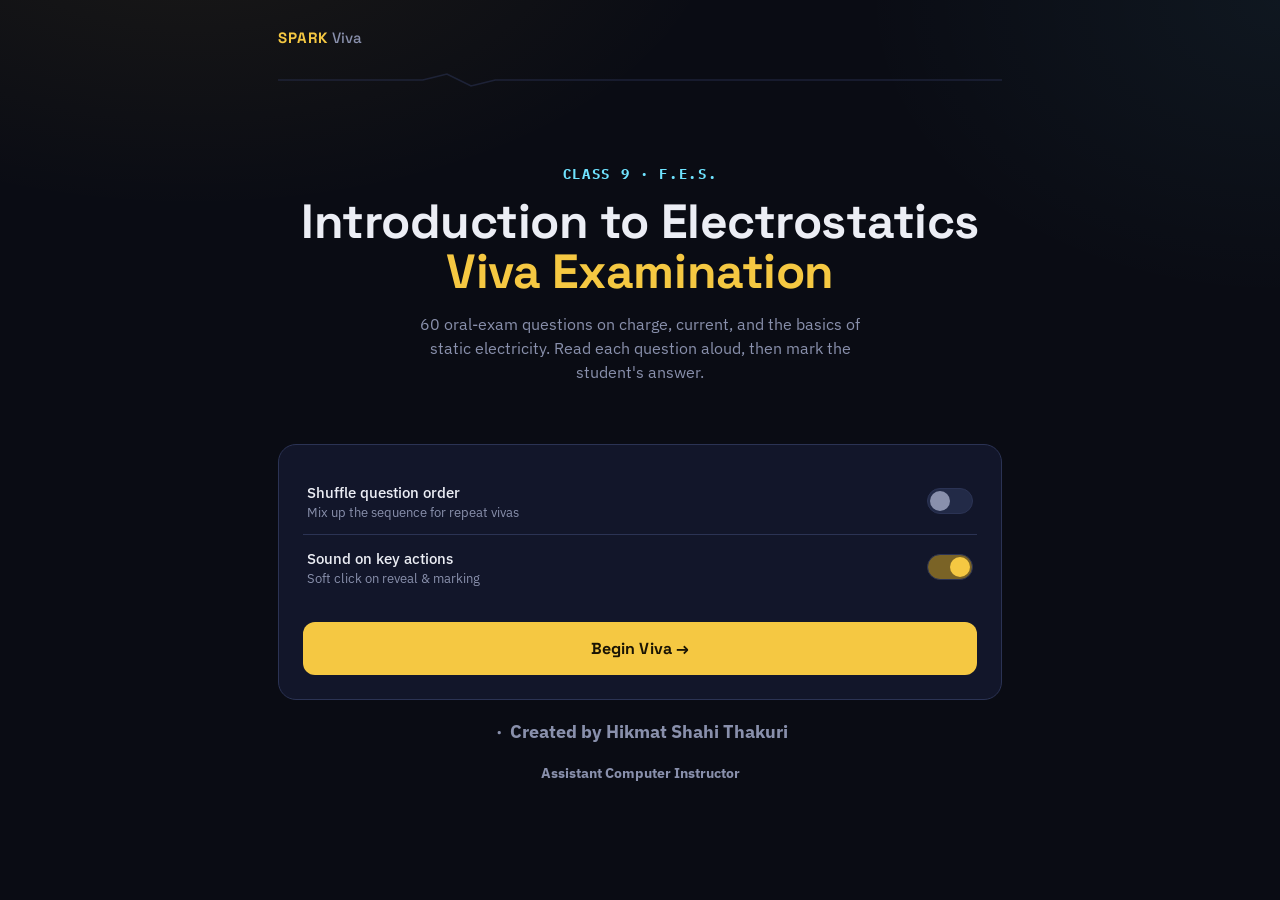
<file: file/FES quiz.html>
<!DOCTYPE html>
<html lang="en">
<head>
<meta charset="UTF-8">
<meta name="viewport" content="width=device-width, initial-scale=1.0, maximum-scale=1, user-scalable=no">
<title>Electrostatics Viva — Class 9</title>
<link rel="preconnect" href="https://fonts.googleapis.com">
<link href="https://fonts.googleapis.com/css2?family=Space+Grotesk:wght@500;600;700&family=IBM+Plex+Sans:wght@400;500;600&family=IBM+Plex+Mono:wght@500;600&display=swap" rel="stylesheet">
<style>
  :root{
    --void:#0A0C14;
    --surface:#12162A;
    --surface-2:#1A2038;
    --surface-3:#222A47;
    --line:#2B3354;
    --spark:#F5C842;
    --spark-dim:#7A6326;
    --arc:#6FE3FF;
    --text:#ECEEF5;
    --muted:#8990AC;
    --good:#5CDB95;
    --good-dim:#1F4A3A;
    --bad:#FF6B6B;
    --bad-dim:#4A2424;
  }
  *{box-sizing:border-box;}
  html,body{margin:0;padding:0;}
  body{
    background:
      radial-gradient(ellipse 900px 500px at 15% -10%, rgba(245,200,66,0.07), transparent 60%),
      radial-gradient(ellipse 700px 500px at 100% 0%, rgba(111,227,255,0.05), transparent 60%),
      var(--void);
    color:var(--text);
    font-family:'IBM Plex Sans', sans-serif;
    min-height:100vh;
    -webkit-font-smoothing:antialiased;
  }
  .wrap{
    max-width:760px;
    margin:0 auto;
    padding:28px 18px 60px;
  }
  .top{
    display:flex;
    align-items:baseline;
    justify-content:space-between;
    margin-bottom:22px;
    gap:12px;
  }
  .brand{
    font-family:'Space Grotesk', sans-serif;
    font-weight:700;
    font-size:15px;
    letter-spacing:0.06em;
    text-transform:uppercase;
    color:var(--spark);
  }
  .brand span{color:var(--muted); font-weight:500; text-transform:none; letter-spacing:0;}
  .meter{
    font-family:'IBM Plex Mono', monospace;
    font-size:13px;
    color:var(--muted);
    text-align:right;
  }
  .meter b{color:var(--text); font-weight:600;}

  /* divider bolt */
  .bolt-rule{ width:100%; height:14px; margin:4px 0 22px; opacity:0.55; }

  /* ---------- screens ---------- */
  .screen{display:none;}
  .screen.active{display:block;}

  /* START SCREEN */
  .hero{
    text-align:center;
    padding:38px 14px 30px;
  }
  .hero .eyebrow{
    font-family:'IBM Plex Mono', monospace;
    font-size:12px;
    letter-spacing:0.14em;
    text-transform:uppercase;
    color:var(--arc);
    margin-bottom:14px;
  }
  .hero h1{
    font-family:'Space Grotesk', sans-serif;
    font-weight:700;
    font-size:clamp(32px, 7vw, 48px);
    line-height:1.05;
    margin:0 0 14px;
    letter-spacing:-0.01em;
  }
  .hero h1 em{
    font-style:normal;
    color:var(--spark);
  }
  .hero p{
    color:var(--muted);
    font-size:15.5px;
    max-width:440px;
    margin:0 auto;
    line-height:1.55;
  }
  .start-panel{
    background:var(--surface);
    border:1px solid var(--line);
    border-radius:18px;
    padding:24px;
    margin-top:30px;
  }
  .opt-row{
    display:flex;
    align-items:center;
    justify-content:space-between;
    padding:14px 4px;
    border-bottom:1px solid var(--line);
  }
  .opt-row:last-of-type{border-bottom:none;}
  .opt-row .label{font-size:14.5px; font-weight:500;}
  .opt-row .sub{font-size:12.5px; color:var(--muted); margin-top:2px;}
  .toggle{
    width:46px; height:26px;
    background:var(--surface-3);
    border-radius:14px;
    position:relative;
    cursor:pointer;
    border:1px solid var(--line);
    flex-shrink:0;
    transition:background 0.2s;
  }
  .toggle.on{background:var(--spark-dim);}
  .toggle::after{
    content:'';
    position:absolute;
    top:2px; left:2px;
    width:20px; height:20px;
    background:var(--muted);
    border-radius:50%;
    transition:transform 0.2s, background 0.2s;
  }
  .toggle.on::after{transform:translateX(20px); background:var(--spark);}

  .btn-primary{
    width:100%;
    margin-top:22px;
    padding:16px;
    background:var(--spark);
    color:#1A1404;
    border:none;
    border-radius:12px;
    font-family:'Space Grotesk', sans-serif;
    font-weight:700;
    font-size:16px;
    letter-spacing:0.01em;
    cursor:pointer;
    transition:transform 0.12s, box-shadow 0.12s;
    box-shadow:0 0 0 0 rgba(245,200,66,0);
  }
  .btn-primary:active{transform:scale(0.985);}
  .btn-primary:hover{box-shadow:0 6px 24px rgba(245,200,66,0.18);}

  .credit{
    text-align:center;
    color:var(--muted);
    font-size:12px;
    margin-top:18px;
    line-height:1.6;
  }

  /* RAIL */
  .rail-panel{
    background:var(--surface);
    border:1px solid var(--line);
    border-radius:14px;
    padding:14px 16px;
    margin-bottom:18px;
  }
  .rail-head{
    display:flex;
    justify-content:space-between;
    align-items:center;
    margin-bottom:10px;
  }
  .rail-head .t{
    font-family:'IBM Plex Mono', monospace;
    font-size:11px;
    letter-spacing:0.1em;
    text-transform:uppercase;
    color:var(--muted);
  }
  .rail{
    display:grid;
    grid-template-columns:repeat(20, 1fr);
    gap:5px;
  }
  .node{
    aspect-ratio:1;
    border-radius:3px;
    background:var(--surface-3);
    border:1px solid var(--line);
    transition:background 0.25s, box-shadow 0.25s, border-color 0.25s;
  }
  .node.current{
    border-color:var(--arc);
    box-shadow:0 0 0 2px rgba(111,227,255,0.18);
  }
  .node.correct{background:var(--spark); border-color:var(--spark); box-shadow:0 0 8px rgba(245,200,66,0.5);}
  .node.wrong{background:var(--bad-dim); border-color:var(--bad);}

  /* QUESTION CARD */
  .qcard{
    background:var(--surface);
    border:1px solid var(--line);
    border-radius:18px;
    padding:26px 22px 22px;
  }
  .qnum{
    font-family:'IBM Plex Mono', monospace;
    color:var(--arc);
    font-size:13px;
    letter-spacing:0.08em;
    margin-bottom:10px;
  }
  .qtext{
    font-family:'Space Grotesk', sans-serif;
    font-weight:600;
    font-size:clamp(19px, 4.4vw, 23px);
    line-height:1.32;
    margin-bottom:22px;
  }
  .options{
    display:grid;
    grid-template-columns:1fr 1fr;
    gap:10px;
    margin-bottom:20px;
  }
  @media (max-width:480px){
    .options{grid-template-columns:1fr;}
  }
  .opt{
    display:flex;
    align-items:center;
    gap:10px;
    padding:14px 14px;
    background:var(--surface-2);
    border:1.5px solid var(--line);
    border-radius:12px;
    font-size:14.5px;
    line-height:1.3;
    cursor:pointer;
    transition:border-color 0.2s, background 0.2s, box-shadow 0.2s, transform 0.1s;
  }
  .opt:active{transform:scale(0.985);}
  .opt .letter{
    font-family:'IBM Plex Mono', monospace;
    font-weight:600;
    font-size:13px;
    width:22px; height:22px;
    border-radius:6px;
    background:var(--surface-3);
    display:flex; align-items:center; justify-content:center;
    flex-shrink:0;
    color:var(--muted);
    transition:background 0.2s, color 0.2s;
  }

  /* tapped option turns out correct */
  .opt.pick-correct{
    border-color:var(--good);
    background:rgba(92,219,149,0.1);
    box-shadow:0 0 0 1px var(--good);
    animation:good-pulse 0.6s ease-out;
  }
  .opt.pick-correct .letter{background:var(--good); color:#06281B;}

  /* tapped option turns out wrong */
  .opt.pick-wrong{
    border-color:var(--bad);
    background:rgba(255,107,107,0.1);
    box-shadow:0 0 0 1px var(--bad);
    animation:bad-shake 0.4s ease-out;
  }
  .opt.pick-wrong .letter{background:var(--bad); color:#2B0A0A;}

  /* the actual correct answer, shown when student missed it */
  .opt.show-correct{
    border-color:var(--spark);
    background:rgba(245,200,66,0.08);
    box-shadow:0 0 0 1px var(--spark);
  }
  .opt.show-correct .letter{background:var(--spark); color:#1A1404;}

  .opt.dimmed{opacity:0.4;}
  .opt.locked{cursor:default;}

  @keyframes good-pulse{
    0%{box-shadow:0 0 0 0 rgba(92,219,149,0.55);}
    60%{box-shadow:0 0 0 12px rgba(92,219,149,0);}
    100%{box-shadow:0 0 0 0 rgba(92,219,149,0);}
  }
  @keyframes bad-shake{
    0%,100%{transform:translateX(0);}
    25%{transform:translateX(-4px);}
    50%{transform:translateX(4px);}
    75%{transform:translateX(-3px);}
  }

  /* feedback banner */
  .feedback{
    display:none;
    align-items:center;
    gap:10px;
    padding:14px 16px;
    border-radius:12px;
    font-family:'Space Grotesk', sans-serif;
    font-weight:600;
    font-size:15px;
    margin-bottom:16px;
    animation:banner-in 0.25s ease-out;
  }
  .feedback.show{display:flex;}
  .feedback .icon{font-size:20px;}
  .feedback.correct{
    background:var(--good-dim);
    border:1px solid var(--good);
    color:var(--good);
  }
  .feedback.wrong{
    background:var(--bad-dim);
    border:1px solid var(--bad);
    color:var(--bad);
  }
  .feedback .sub{
    display:block;
    font-weight:500;
    font-size:13px;
    color:var(--text);
    margin-top:2px;
  }
  @keyframes banner-in{
    from{opacity:0; transform:translateY(-6px);}
    to{opacity:1; transform:translateY(0);}
  }

  .divider{height:1px; background:var(--line); margin:4px 0 18px;}

  .controls{display:flex; flex-direction:column; gap:10px;}
  .row-2{display:grid; grid-template-columns:1fr 1fr; gap:10px;}

  .btn{
    padding:14px;
    border-radius:12px;
    border:1.5px solid var(--line);
    background:var(--surface-2);
    color:var(--text);
    font-family:'Space Grotesk', sans-serif;
    font-weight:600;
    font-size:14.5px;
    cursor:pointer;
    transition:transform 0.12s, border-color 0.15s, background 0.15s;
  }
  .btn:active{transform:scale(0.98);}
  .btn-next{background:var(--arc); border-color:var(--arc); color:#08222B;}
  .btn-ghost{background:transparent; color:var(--muted); border-color:var(--line); font-size:13px; padding:11px;}
  .btn[disabled]{opacity:0.4; cursor:not-allowed;}

  /* END SCREEN */
  .end-hero{text-align:center; padding:30px 10px 10px;}
  .end-hero .eyebrow{
    font-family:'IBM Plex Mono', monospace;
    font-size:12px; letter-spacing:0.14em; text-transform:uppercase; color:var(--arc); margin-bottom:14px;
  }
  .score-big{
    font-family:'IBM Plex Mono', monospace;
    font-weight:600;
    font-size:clamp(48px,14vw,72px);
    color:var(--spark);
    line-height:1;
    margin-bottom:6px;
  }
  .score-big span{font-size:0.4em; color:var(--muted);}
  .pct{color:var(--muted); font-size:15px; margin-bottom:30px;}
  .missed-panel{
    background:var(--surface);
    border:1px solid var(--line);
    border-radius:16px;
    padding:18px 20px;
    margin-bottom:18px;
    text-align:left;
  }
  .missed-panel h3{
    font-family:'Space Grotesk', sans-serif;
    font-size:14px;
    margin:0 0 12px;
    color:var(--bad);
  }
  .missed-item{
    font-size:13.5px;
    padding:9px 0;
    border-bottom:1px solid var(--line);
    color:var(--muted);
  }
  .missed-item:last-child{border-bottom:none;}
  .missed-item b{color:var(--text); font-weight:600;}
  .missed-item .ans{color:var(--good);}

  @media (max-width: 420px){
    .rail{grid-template-columns:repeat(12,1fr);}
  }
</style>
</head>
<body>
<div class="wrap">

  <div class="top">
    <div class="brand">Spark<span> Viva</span></div>
    <div class="meter" id="topMeter"></div>
  </div>

  <svg class="bolt-rule" viewBox="0 0 600 14" preserveAspectRatio="none">
    <polyline points="0,7 120,7 140,1 160,13 180,7 600,7" fill="none" stroke="#2B3354" stroke-width="1.5"/>
  </svg>

  <!-- START -->
  <section class="screen active" id="screen-start">
    <div class="hero">
      <div class="eyebrow"><h3>Class 9 · F.E.S.</h3></div>
      <h1>Introduction to Electrostatics<br><em>Viva Examination</em></h1>
      <p>60 oral-exam questions on charge, current, and the basics of static electricity. Read each question aloud, then mark the student's answer.</p>
    </div>

    <div class="start-panel">
      <div class="opt-row">
        <div>
          <div class="label">Shuffle question order</div>
          <div class="sub">Mix up the sequence for repeat vivas</div>
        </div>
        <div class="toggle" id="toggleShuffle"></div>
      </div>
      <div class="opt-row">
        <div>
          <div class="label">Sound on key actions</div>
          <div class="sub">Soft click on reveal &amp; marking</div>
        </div>
        <div class="toggle on" id="toggleSound"></div>
      </div>
      <button class="btn-primary" id="btnBegin">Begin Viva →</button>
    </div>

    <div class="credit"> <h2> &nbsp;·&nbsp; Created by Hikmat Shahi Thakuri</h2><h3>Assistant Computer Instructor</h3></div>
  </section>

  <!-- QUIZ -->
  <section class="screen" id="screen-quiz">
    <div class="rail-panel">
      <div class="rail-head">
        <div class="t">Charge Bank</div>
        <div class="t" id="railCount">0 / 60</div>
      </div>
      <div class="rail" id="rail"></div>
    </div>

    <div class="qcard">
      <div class="qnum" id="qnum">QUESTION 01 / 60</div>
      <div class="qtext" id="qtext"></div>

      <div class="feedback" id="feedback">
        <div class="icon" id="feedbackIcon">🎉</div>
        <div>
          <div id="feedbackTitle">Correct!</div>
          <span class="sub" id="feedbackSub"></span>
        </div>
      </div>

      <div class="options" id="options"></div>

      <div class="divider"></div>

      <div class="controls">
        <button class="btn btn-next" id="btnNext" disabled>Next question →</button>
        <button class="btn btn-ghost" id="btnSkip">Skip without scoring</button>
      </div>
    </div>
  </section>

  <!-- END -->
  <section class="screen" id="screen-end">
    <div class="end-hero">
      <div class="eyebrow">Viva Complete</div>
      <div class="score-big" id="finalScore">0<span>/60</span></div>
      <div class="pct" id="finalPct">0% correct</div>
    </div>

    <div class="missed-panel" id="missedPanel" style="display:none;">
      <h3>Questions to revisit</h3>
      <div id="missedList"></div>
    </div>

    <button class="btn-primary" id="btnRestart">Run Viva Again</button>
  </section>

</div>

<script>
const QUESTIONS = [{"num":1,"q":"Electricity is the state of electric charge either in","options":{"A":"Rest or motion","B":"Heat or light","C":"Sound or pressure","D":"Mass or energy"},"correct":"A"},{"num":2,"q":"Static electricity deals with electricity","options":{"A":"In motion","B":"At rest","C":"In vacuum only","D":"In metals only"},"correct":"B"},{"num":3,"q":"Dynamic electricity deals with electricity","options":{"A":"At rest","B":"In motion","C":"In gases only","D":"In liquids only"},"correct":"B"},{"num":4,"q":"The negatively charged particle is","options":{"A":"Proton","B":"Neutron","C":"Electron","D":"Nucleus"},"correct":"C"},{"num":5,"q":"The positively charged particle is","options":{"A":"Electron","B":"Proton","C":"Neutron","D":"Photon"},"correct":"B"},{"num":6,"q":"Benjamin Franklin proved that lightning is","options":{"A":"Sound","B":"Heat","C":"Static electricity","D":"Magnetism"},"correct":"C"},{"num":7,"q":"Benjamin Franklin performed his famous kite experiment in","options":{"A":"1652","B":"1752","C":"1852","D":"1952"},"correct":"B"},{"num":8,"q":"The SI unit of charge is","options":{"A":"Volt","B":"Ampere","C":"Coulomb","D":"Ohm"},"correct":"C"},{"num":9,"q":"Like charges","options":{"A":"Attract","B":"Repel","C":"Neutralize","D":"Disappear"},"correct":"B"},{"num":10,"q":"Unlike charges","options":{"A":"Repel","B":"Attract","C":"Rotate","D":"Ionize"},"correct":"B"},{"num":11,"q":"Charging by rubbing is called","options":{"A":"Induction","B":"Friction","C":"Conduction","D":"Radiation"},"correct":"B"},{"num":12,"q":"A plastic rod rubbed with silk becomes","options":{"A":"Positively charged","B":"Negatively charged","C":"Neutral","D":"Magnetic"},"correct":"B"},{"num":13,"q":"The center of an atom is called","options":{"A":"Shell","B":"Orbit","C":"Nucleus","D":"Core"},"correct":"C"},{"num":14,"q":"A neutron has","options":{"A":"Positive charge","B":"Negative charge","C":"No charge","D":"Double charge"},"correct":"C"},{"num":15,"q":"The flow of electric charge is","options":{"A":"Voltage","B":"Current","C":"Resistance","D":"Power"},"correct":"B"},{"num":16,"q":"Electric current is measured in","options":{"A":"Volt","B":"Coulomb","C":"Ampere","D":"Watt"},"correct":"C"},{"num":17,"q":"Voltage is measured in","options":{"A":"Ampere","B":"Ohm","C":"Volt","D":"Watt"},"correct":"C"},{"num":18,"q":"Resistance is measured in","options":{"A":"Volt","B":"Ohm","C":"Coulomb","D":"Ampere"},"correct":"B"},{"num":19,"q":"The force between charges is called","options":{"A":"Nuclear force","B":"Electrostatic force","C":"Gravitational force","D":"Frictional force"},"correct":"B"},{"num":20,"q":"The law governing electrostatic force is","options":{"A":"Newton's Law","B":"Coulomb's Law","C":"Ohm's Law","D":"Faraday's Law"},"correct":"B"},{"num":21,"q":"An electroscope is used to","options":{"A":"Measure current","B":"Detect charge","C":"Measure voltage","D":"Produce charge"},"correct":"B"},{"num":22,"q":"Charge acquired without contact is","options":{"A":"Friction","B":"Induction","C":"Radiation","D":"Heating"},"correct":"B"},{"num":23,"q":"The smallest unit of negative charge is carried by","options":{"A":"Proton","B":"Electron","C":"Neutron","D":"Nucleus"},"correct":"B"},{"num":24,"q":"Lightning occurs due to","options":{"A":"Static charge accumulation","B":"Magnetism","C":"Sound waves","D":"Gravity"},"correct":"A"},{"num":25,"q":"Glass rubbed with silk becomes","options":{"A":"Negatively charged","B":"Positively charged","C":"Neutral","D":"Magnetic"},"correct":"B"},{"num":26,"q":"Charge cannot be","options":{"A":"Transferred","B":"Conserved","C":"Created or destroyed","D":"Measured"},"correct":"C"},{"num":27,"q":"The law of conservation of charge states","options":{"A":"Charge is lost","B":"Charge is gained","C":"Total charge remains constant","D":"Charge doubles"},"correct":"C"},{"num":28,"q":"Materials through which charge flows easily are","options":{"A":"Insulators","B":"Conductors","C":"Semiconductors","D":"Polymers"},"correct":"B"},{"num":29,"q":"Rubber is a","options":{"A":"Conductor","B":"Insulator","C":"Semiconductor","D":"Superconductor"},"correct":"B"},{"num":30,"q":"Copper is a","options":{"A":"Conductor","B":"Insulator","C":"Semiconductor","D":"Dielectric"},"correct":"A"},{"num":31,"q":"The unit of electric potential is","options":{"A":"Volt","B":"Ampere","C":"Watt","D":"Ohm"},"correct":"A"},{"num":32,"q":"Potential difference is the work done per unit","options":{"A":"Force","B":"Charge","C":"Mass","D":"Time"},"correct":"B"},{"num":33,"q":"The device that provides electrical energy is","options":{"A":"Resistor","B":"Battery","C":"Switch","D":"Fuse"},"correct":"B"},{"num":34,"q":"A 12-volt battery provides","options":{"A":"12 A current","B":"12 J/C energy","C":"12 W power","D":"12 Ω resistance"},"correct":"B"},{"num":35,"q":"Electrons move from","options":{"A":"Positive to negative","B":"Negative to positive","C":"North to south","D":"East to west"},"correct":"B"},{"num":36,"q":"The study of charges at rest is","options":{"A":"Electromagnetism","B":"Electrostatics","C":"Electronics","D":"Thermodynamics"},"correct":"B"},{"num":37,"q":"Unit of electric power","options":{"A":"Volt","B":"Watt","C":"Ohm","D":"Coulomb"},"correct":"B"},{"num":38,"q":"Electric charge is represented by","options":{"A":"I","B":"V","C":"Q","D":"R"},"correct":"C"},{"num":39,"q":"Current is represented by","options":{"A":"I","B":"V","C":"Q","D":"P"},"correct":"A"},{"num":40,"q":"Voltage is represented by","options":{"A":"R","B":"P","C":"V","D":"Q"},"correct":"C"},{"num":41,"q":"The instrument used to measure current","options":{"A":"Voltmeter","B":"Ammeter","C":"Barometer","D":"Hygrometer"},"correct":"B"},{"num":42,"q":"The instrument used to measure voltage","options":{"A":"Ammeter","B":"Voltmeter","C":"Thermometer","D":"Galvanometer"},"correct":"B"},{"num":43,"q":"Current in metals is due to","options":{"A":"Protons","B":"Electrons","C":"Neutrons","D":"Atoms"},"correct":"B"},{"num":44,"q":"A neutral atom contains","options":{"A":"More protons","B":"More electrons","C":"Equal protons and electrons","D":"Only neutrons"},"correct":"C"},{"num":45,"q":"Removing electrons makes an object","options":{"A":"Negative","B":"Positive","C":"Neutral","D":"Magnetic"},"correct":"B"},{"num":46,"q":"Gaining electrons makes an object","options":{"A":"Positive","B":"Negative","C":"Neutral","D":"Hot"},"correct":"B"},{"num":47,"q":"Electrostatic force can act","options":{"A":"Only on contact","B":"At a distance","C":"Inside metals only","D":"In vacuum only"},"correct":"B"},{"num":48,"q":"Clouds become charged mainly due to","options":{"A":"Friction","B":"Gravity","C":"Magnetism","D":"Sound"},"correct":"A"},{"num":49,"q":"Which is an insulator?","options":{"A":"Copper","B":"Aluminium","C":"Plastic","D":"Iron"},"correct":"C"},{"num":50,"q":"Which is a conductor?","options":{"A":"Wood","B":"Glass","C":"Silver","D":"Rubber"},"correct":"C"},{"num":51,"q":"Charge by touching is","options":{"A":"Conduction","B":"Induction","C":"Radiation","D":"Reflection"},"correct":"A"},{"num":52,"q":"Static electricity is commonly observed in","options":{"A":"Moving current","B":"Rubbed objects","C":"Water flow","D":"Sound waves"},"correct":"B"},{"num":53,"q":"The unit of resistance is","options":{"A":"Volt","B":"Ohm","C":"Watt","D":"Coulomb"},"correct":"B"},{"num":54,"q":"Coulomb is a unit of","options":{"A":"Current","B":"Charge","C":"Voltage","D":"Power"},"correct":"B"},{"num":55,"q":"The symbol of resistance is","options":{"A":"I","B":"R","C":"V","D":"Q"},"correct":"B"},{"num":56,"q":"The symbol of potential difference is","options":{"A":"V","B":"I","C":"R","D":"P"},"correct":"A"},{"num":57,"q":"The charge on a proton is","options":{"A":"Positive","B":"Negative","C":"Neutral","D":"Variable"},"correct":"A"},{"num":58,"q":"The charge on an electron is","options":{"A":"Positive","B":"Negative","C":"Neutral","D":"Double positive"},"correct":"B"},{"num":59,"q":"Electrostatic attraction of paper pieces to a rubbed comb is an example of","options":{"A":"Dynamic electricity","B":"Static electricity","C":"Magnetism","D":"Gravity"},"correct":"B"},{"num":60,"q":"The branch of science dealing with electric charges is","options":{"A":"Optics","B":"Acoustics","C":"Electricity","D":"Geology"},"correct":"C"}];

let state = {
  order: [],
  idx: 0,
  results: {}, // num -> 'correct' | 'wrong'
  revealed: false,
  shuffle: false,
  sound: true
};

const el = id => document.getElementById(id);

function shuffleArr(arr){
  const a = arr.slice();
  for(let i=a.length-1;i>0;i--){
    const j = Math.floor(Math.random()*(i+1));
    [a[i],a[j]]=[a[j],a[i]];
  }
  return a;
}

function beep(freq, dur){
  if(!state.sound) return;
  try{
    const ctx = beep.ctx || (beep.ctx = new (window.AudioContext||window.webkitAudioContext)());
    const o = ctx.createOscillator();
    const g = ctx.createGain();
    o.type='sine'; o.frequency.value=freq;
    g.gain.setValueAtTime(0.05, ctx.currentTime);
    g.gain.exponentialRampToValueAtTime(0.001, ctx.currentTime+dur);
    o.connect(g); g.connect(ctx.destination);
    o.start(); o.stop(ctx.currentTime+dur);
  }catch(e){}
}

// ---- toggles on start screen ----
el('toggleShuffle').addEventListener('click', ()=>{
  state.shuffle = !state.shuffle;
  el('toggleShuffle').classList.toggle('on', state.shuffle);
});
el('toggleSound').addEventListener('click', ()=>{
  state.sound = !state.sound;
  el('toggleSound').classList.toggle('on', state.sound);
});

el('btnBegin').addEventListener('click', startViva);
el('btnRestart').addEventListener('click', ()=>{
  showScreen('start');
});

function startViva(){
  const nums = QUESTIONS.map(q=>q.num);
  state.order = state.shuffle ? shuffleArr(nums) : nums;
  state.idx = 0;
  state.results = {};
  buildRail();
  showScreen('quiz');
  renderQuestion();
}

function showScreen(name){
  ['start','quiz','end'].forEach(s=>{
    el('screen-'+s).classList.toggle('active', s===name);
  });
}

function buildRail(){
  const rail = el('rail');
  rail.innerHTML = '';
  state.order.forEach((num, i)=>{
    const d = document.createElement('div');
    d.className = 'node';
    d.dataset.num = num;
    rail.appendChild(d);
  });
}

function updateRail(){
  const nodes = el('rail').children;
  for(let i=0;i<nodes.length;i++){
    const num = state.order[i];
    const n = nodes[i];
    n.classList.remove('current','correct','wrong');
    if(i===state.idx) n.classList.add('current');
    const r = state.results[num];
    if(r==='correct') n.classList.add('correct');
    if(r==='wrong') n.classList.add('wrong');
  }
  const done = Object.keys(state.results).length;
  el('railCount').textContent = done + ' / 60';
}

function currentQuestion(){
  const num = state.order[state.idx];
  return QUESTIONS.find(q=>q.num===num);
}

function renderQuestion(){
  const q = currentQuestion();
  el('qnum').textContent = `QUESTION ${String(state.idx+1).padStart(2,'0')} / 60`;
  el('qtext').textContent = q.q;

  const fb = el('feedback');
  fb.classList.remove('show','correct','wrong');

  const optsWrap = el('options');
  optsWrap.innerHTML = '';
  ['A','B','C','D'].forEach(letter=>{
    const o = document.createElement('div');
    o.className = 'opt';
    o.dataset.letter = letter;
    o.innerHTML = `<div class="letter">${letter}</div><div>${q.options[letter]}</div>`;
    o.addEventListener('click', ()=>handlePick(letter));
    optsWrap.appendChild(o);
  });

  state.answered = false;
  el('btnNext').disabled = true;

  updateRail();
  updateTopMeter();
}

function updateTopMeter(){
  const done = Object.keys(state.results).length;
  const correct = Object.values(state.results).filter(r=>r==='correct').length;
  el('topMeter').innerHTML = `<b>${correct}</b>/${done} correct &nbsp;·&nbsp; Q${state.idx+1}/60`;
}

function handlePick(letter){
  if(state.answered) return;
  state.answered = true;

  const q = currentQuestion();
  const isCorrect = letter === q.correct;
  state.results[q.num] = isCorrect ? 'correct' : 'wrong';

  const opts = el('options').children;
  for(const o of opts){
    o.classList.add('locked');
    if(o.dataset.letter === letter){
      o.classList.add(isCorrect ? 'pick-correct' : 'pick-wrong');
    } else if(o.dataset.letter === q.correct && !isCorrect){
      o.classList.add('show-correct');
    } else {
      o.classList.add('dimmed');
    }
    o.replaceWith(o.cloneNode(true)); // strip click listener, keep classes/markup
  }

  const fb = el('feedback');
  fb.classList.add('show', isCorrect ? 'correct' : 'wrong');
  el('feedbackIcon').textContent = isCorrect ? '🎉' : '⚡';
  el('feedbackTitle').textContent = isCorrect ? 'Correct! Congratulations!' : 'Incorrect answer';
  el('feedbackSub').textContent = isCorrect
    ? ''
    : `Correct answer: ${q.correct}. ${q.options[q.correct]}`;

  el('btnNext').disabled = false;
  updateRail();
  updateTopMeter();
  beep(isCorrect ? 660 : 220, 0.15);
}

el('btnNext').addEventListener('click', advance);
el('btnSkip').addEventListener('click', advance);

function advance(){
  if(state.idx < state.order.length-1){
    state.idx++;
    renderQuestion();
  } else {
    finishViva();
  }
}

function finishViva(){
  const done = Object.keys(state.results).length;
  const correct = Object.values(state.results).filter(r=>r==='correct').length;
  el('finalScore').innerHTML = `${correct}<span>/${done || 60}</span>`;
  const pct = done ? Math.round((correct/done)*100) : 0;
  el('finalPct').textContent = `${pct}% correct`;

  const missedNums = Object.keys(state.results)
    .filter(n=>state.results[n]==='wrong')
    .map(Number);

  const panel = el('missedPanel');
  const list = el('missedList');
  list.innerHTML = '';
  if(missedNums.length){
    panel.style.display = 'block';
    missedNums.sort((a,b)=>a-b).forEach(num=>{
      const q = QUESTIONS.find(qq=>qq.num===num);
      const item = document.createElement('div');
      item.className = 'missed-item';
      item.innerHTML = `<b>Q${num}.</b> ${q.q} — <span class="ans">${q.correct}. ${q.options[q.correct]}</span>`;
      list.appendChild(item);
    });
  } else {
    panel.style.display = 'none';
  }

  showScreen('end');
}
</script>
</body>
</html>
</file>
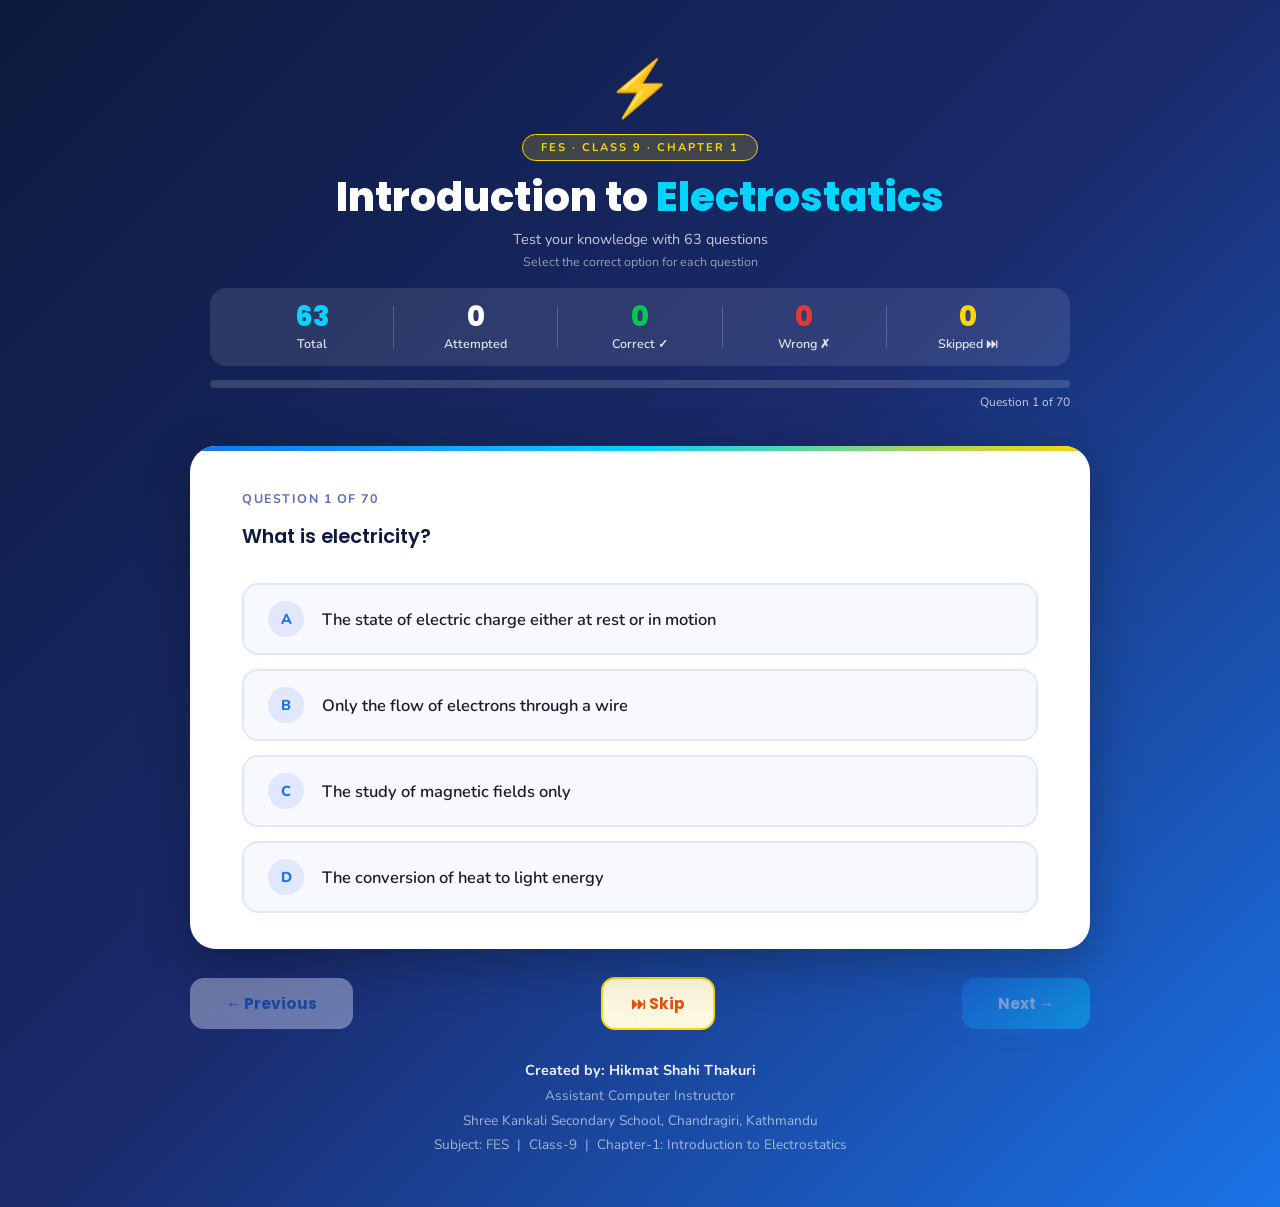
<file: file/Quizch.html>
<!DOCTYPE html>
<html lang="en">
<head>
<meta charset="UTF-8">
<meta name="viewport" content="width=device-width, initial-scale=1.0">
<title>Electrostatics Quiz - Class 9 | FES Chapter 1</title>
<style>
  @import url('https://fonts.googleapis.com/css2?family=Poppins:wght@400;600;700;800&family=Nunito:wght@400;600;700&display=swap');

  :root {
    --electric-blue: #1a73e8;
    --deep-navy: #0d1b3e;
    --glow-cyan: #00d4ff;
    --spark-yellow: #ffd700;
    --correct-green: #00c853;
    --wrong-red: #e53935;
    --card-bg: #ffffff;
    --text: #1a1a2e;
    --muted: #5c6bc0;
  }

  * { box-sizing: border-box; margin: 0; padding: 0; }

  html { font-size: 16px; }

  body {
    font-family: 'Nunito', sans-serif;
    background: linear-gradient(135deg, #0d1b3e 0%, #1a2a6c 50%, #1a73e8 100%);
    min-height: 100vh;
    padding: 28px 16px 40px;
    color: var(--text);
  }

  /* ── WRAPPER ── */
  .wrapper {
    max-width: 860px;
    margin: 0 auto;
    width: 100%;
  }

  /* ── HEADER ── */
  .header {
    text-align: center;
    padding: 24px 20px 18px;
    color: white;
  }

  .lightning {
    font-size: 3rem;
    animation: pulse 1.5s infinite;
    display: block;
    margin-bottom: 8px;
  }

  @keyframes pulse {
    0%,100% { transform: scale(1);   filter: drop-shadow(0 0 6px #ffd700); }
    50%      { transform: scale(1.2); filter: drop-shadow(0 0 18px #ffd700); }
  }

  .subject-badge {
    display: inline-block;
    background: rgba(255,215,0,0.18);
    border: 1.5px solid var(--spark-yellow);
    color: var(--spark-yellow);
    font-size: 0.7rem;
    font-weight: 700;
    letter-spacing: 2px;
    text-transform: uppercase;
    padding: 5px 18px;
    border-radius: 20px;
    margin-bottom: 12px;
  }

  .header h1 {
    font-family: 'Poppins', sans-serif;
    font-size: 2rem;
    font-weight: 800;
    color: #fff;
    line-height: 1.2;
    margin-bottom: 8px;
  }

  .header h1 span { color: var(--glow-cyan); }

  .header .sub-info {
    font-size: 0.9rem;
    color: rgba(255,255,255,0.75);
    margin-bottom: 4px;
  }

  .header .sub-hint {
    font-size: 0.78rem;
    color: rgba(255,255,255,0.55);
    margin-bottom: 0;
  }

  /* ── SCORE BAR ── */
  .score-bar {
    display: flex;
    justify-content: space-around;
    background: rgba(255,255,255,0.1);
    border-radius: 16px;
    padding: 12px 10px;
    color: white;
    font-size: 0.78rem;
    font-weight: 600;
    margin: 18px 0 14px;
    gap: 4px;
  }

  .score-bar .item { text-align: center; flex: 1; }

  .score-bar .item .val {
    font-size: 1.5rem;
    font-weight: 800;
    font-family: 'Poppins', sans-serif;
    display: block;
    line-height: 1.1;
    margin-bottom: 3px;
  }

  .score-bar .item .lbl {
    font-size: 0.7rem;
    opacity: 0.85;
    display: block;
  }

  .score-bar .item .val.c-total   { color: var(--glow-cyan); }
  .score-bar .item .val.c-attempt { color: #ffffff; }
  .score-bar .item .val.c-correct { color: var(--correct-green); }
  .score-bar .item .val.c-wrong   { color: var(--wrong-red); }
  .score-bar .item .val.c-skip    { color: var(--spark-yellow); }

  .score-bar .divider {
    width: 1px;
    background: rgba(255,255,255,0.2);
    align-self: stretch;
    margin: 4px 0;
  }

  /* ── PROGRESS ── */
  .progress-bar-wrap {
    background: rgba(255,255,255,0.15);
    border-radius: 10px;
    height: 8px;
    margin: 10px 0 6px;
    overflow: hidden;
  }

  .progress-bar {
    height: 100%;
    background: linear-gradient(90deg, var(--glow-cyan), var(--spark-yellow));
    border-radius: 10px;
    transition: width 0.4s ease;
  }

  .progress-label {
    text-align: right;
    font-size: 0.75rem;
    color: rgba(255,255,255,0.75);
    margin-bottom: 18px;
  }

  /* ── QUIZ CARD ── */
  .quiz-card {
    background: var(--card-bg);
    border-radius: 22px;
    padding: 36px 40px 30px;
    box-shadow: 0 12px 48px rgba(0,0,0,0.28);
    position: relative;
    overflow: hidden;
    animation: slideIn 0.35s ease;
  }

  @keyframes slideIn {
    from { opacity: 0; transform: translateY(20px); }
    to   { opacity: 1; transform: translateY(0); }
  }

  .quiz-card::before {
    content: '';
    position: absolute;
    top: 0; left: 0; right: 0;
    height: 5px;
    background: linear-gradient(90deg, #1a73e8, #00d4ff, #ffd700);
  }

  .q-number {
    font-size: 0.72rem;
    font-weight: 700;
    letter-spacing: 1.5px;
    text-transform: uppercase;
    color: var(--muted);
    margin-bottom: 12px;
  }

  .question-text {
    font-family: 'Poppins', sans-serif;
    font-size: 1.15rem;
    font-weight: 600;
    color: var(--deep-navy);
    line-height: 1.6;
    margin-bottom: 26px;
  }

  /* ── OPTIONS ── */
  .options { display: flex; flex-direction: column; gap: 12px; }

  .option-btn {
    display: flex;
    align-items: center;
    gap: 16px;
    padding: 14px 20px;
    border: 2.5px solid #e0e7ff;
    border-radius: 14px;
    background: #f8f9ff;
    cursor: pointer;
    font-family: 'Nunito', sans-serif;
    font-size: 0.97rem;
    font-weight: 600;
    color: var(--text);
    text-align: left;
    transition: all 0.2s ease;
    width: 100%;
  }

  .option-btn:hover:not(:disabled) {
    border-color: var(--electric-blue);
    background: #e8efff;
    transform: translateX(5px);
  }

  .option-btn .opt-label {
    min-width: 32px;
    height: 32px;
    border-radius: 50%;
    background: #e0e7ff;
    color: var(--electric-blue);
    font-weight: 800;
    font-size: 0.85rem;
    display: flex;
    align-items: center;
    justify-content: center;
    flex-shrink: 0;
    transition: all 0.2s;
  }

  .option-btn.correct {
    border-color: var(--correct-green);
    background: #e8fdf1;
  }
  .option-btn.correct .opt-label {
    background: var(--correct-green);
    color: white;
  }

  .option-btn.wrong {
    border-color: var(--wrong-red);
    background: #fff0f0;
  }
  .option-btn.wrong .opt-label {
    background: var(--wrong-red);
    color: white;
  }

  .option-btn:disabled { cursor: not-allowed; }

  /* ── FEEDBACK ── */
  .feedback {
    margin-top: 20px;
    padding: 16px 20px;
    border-radius: 14px;
    font-size: 0.93rem;
    font-weight: 700;
    display: none;
    animation: popIn 0.3s ease;
  }

  @keyframes popIn {
    0%   { transform: scale(0.85); opacity: 0; }
    100% { transform: scale(1);    opacity: 1; }
  }

  .feedback.show { display: flex; align-items: flex-start; gap: 12px; }

  .feedback.correct-fb {
    background: linear-gradient(135deg, #d4edda, #c3fce3);
    color: #1b5e20;
    border: 1.5px solid var(--correct-green);
  }

  .feedback.wrong-fb {
    background: linear-gradient(135deg, #fde8e8, #ffd5d5);
    color: #b71c1c;
    border: 1.5px solid var(--wrong-red);
  }

  .feedback .emoji { font-size: 1.7rem; flex-shrink: 0; }
  .feedback .fb-text { flex: 1; line-height: 1.5; }

  /* ── NAV ── */
  .nav {
    display: flex;
    justify-content: space-between;
    align-items: center;
    margin-top: 24px;
    gap: 14px;
  }

  .btn {
    padding: 13px 28px;
    border: none;
    border-radius: 12px;
    font-family: 'Poppins', sans-serif;
    font-size: 0.92rem;
    font-weight: 700;
    cursor: pointer;
    transition: all 0.2s ease;
    white-space: nowrap;
  }

  .btn-prev {
    background: #e0e7ff;
    color: var(--electric-blue);
  }
  .btn-prev:hover:not(:disabled) { background: #c7d4ff; transform: translateY(-2px); }
  .btn-prev:disabled { opacity: 0.4; cursor: not-allowed; }

  .btn-skip {
    background: #fff8e1;
    color: #e65100;
    border: 2px solid #ffd700;
    padding: 11px 22px;
  }
  .btn-skip:hover:not(:disabled) { background: #ffe082; transform: translateY(-2px); }
  .btn-skip:disabled { opacity: 0.4; cursor: not-allowed; transform: none; }

  .btn-next {
    background: linear-gradient(135deg, #1a73e8, #00d4ff);
    color: white;
    box-shadow: 0 4px 16px rgba(26,115,232,0.4);
  }
  .btn-next:hover:not(:disabled) { transform: translateY(-2px); box-shadow: 0 6px 22px rgba(26,115,232,0.5); }
  .btn-next:disabled { opacity: 0.4; cursor: not-allowed; transform: none; }

  /* ── RESULT SCREEN ── */
  .result-screen { display: none; text-align: center; padding: 24px 0; }
  .result-screen.show { display: block; }

  .result-card {
    background: white;
    border-radius: 24px;
    padding: 48px 40px;
    box-shadow: 0 12px 48px rgba(0,0,0,0.22);
  }

  .result-emoji { font-size: 5rem; margin-bottom: 12px; }

  .result-title {
    font-family: 'Poppins', sans-serif;
    font-size: 2rem;
    font-weight: 800;
    color: var(--deep-navy);
    margin-bottom: 8px;
  }

  .result-score {
    font-size: 4.5rem;
    font-weight: 800;
    font-family: 'Poppins', sans-serif;
    color: var(--electric-blue);
    margin: 16px 0;
    line-height: 1;
  }

  .result-grade {
    display: inline-block;
    padding: 10px 30px;
    border-radius: 24px;
    font-weight: 700;
    font-size: 1.05rem;
    margin-bottom: 28px;
  }

  .grade-A { background: #e8fdf1; color: #1b5e20; border: 2px solid #00c853; }
  .grade-B { background: #e3f2fd; color: #0d47a1; border: 2px solid #1a73e8; }
  .grade-C { background: #fff8e1; color: #e65100; border: 2px solid #ffd700; }
  .grade-D { background: #fff0f0; color: #b71c1c; border: 2px solid #e53935; }

  .result-stats {
    display: flex;
    justify-content: center;
    gap: 40px;
    margin: 20px 0 30px;
  }

  .stat { text-align: center; }
  .stat .s-val {
    font-size: 2rem;
    font-weight: 800;
    font-family: 'Poppins', sans-serif;
    display: block;
  }
  .stat .s-label {
    font-size: 0.82rem;
    color: #666;
    font-weight: 600;
    display: block;
    margin-top: 4px;
  }

  .btn-restart {
    background: linear-gradient(135deg, #1a73e8, #00d4ff);
    color: white;
    border: none;
    padding: 16px 48px;
    border-radius: 14px;
    font-size: 1.05rem;
    font-weight: 700;
    font-family: 'Poppins', sans-serif;
    cursor: pointer;
    box-shadow: 0 4px 16px rgba(26,115,232,0.4);
    transition: all 0.2s;
  }
  .btn-restart:hover { transform: translateY(-2px); box-shadow: 0 6px 22px rgba(26,115,232,0.5); }

  /* ── FOOTER ── */
  .footer {
    text-align: center;
    color: rgba(255,255,255,0.6);
    font-size: 0.8rem;
    margin-top: 28px;
    padding-bottom: 10px;
    line-height: 1.8;
  }
  .footer strong { color: rgba(255,255,255,0.92); font-size: 0.85rem; }

  /* ══════════════════════════════════════════
     RESPONSIVE: TABLET  (≤ 768px)
  ══════════════════════════════════════════ */
  @media (max-width: 768px) {
    body { padding: 18px 12px 32px; }

    .header h1  { font-size: 1.55rem; }
    .lightning  { font-size: 2.4rem; }

    .score-bar  { padding: 10px 6px; }
    .score-bar .item .val  { font-size: 1.2rem; }
    .score-bar .item .lbl  { font-size: 0.65rem; }

    .quiz-card  { padding: 26px 24px 22px; }
    .question-text { font-size: 1rem; margin-bottom: 20px; }
    .option-btn { font-size: 0.9rem; padding: 12px 16px; gap: 12px; }
    .option-btn .opt-label { min-width: 28px; height: 28px; font-size: 0.78rem; }

    .feedback   { font-size: 0.88rem; padding: 13px 16px; }
    .feedback .emoji { font-size: 1.4rem; }

    .btn        { padding: 11px 18px; font-size: 0.85rem; }
    .btn-skip   { padding: 10px 16px; }

    .result-card    { padding: 36px 24px; }
    .result-title   { font-size: 1.5rem; }
    .result-score   { font-size: 3.5rem; }
    .result-stats   { gap: 24px; }
    .stat .s-val    { font-size: 1.6rem; }
    .btn-restart    { padding: 14px 36px; font-size: 0.95rem; }
  }

  /* ══════════════════════════════════════════
     RESPONSIVE: MOBILE  (≤ 480px)
  ══════════════════════════════════════════ */
  @media (max-width: 480px) {
    body { padding: 12px 10px 28px; }

    .header { padding: 16px 10px 12px; }
    .lightning  { font-size: 2rem; }
    .header h1  { font-size: 1.25rem; }
    .sub-info   { font-size: 0.8rem; }
    .sub-hint   { font-size: 0.72rem; }
    .subject-badge { font-size: 0.62rem; padding: 4px 12px; letter-spacing: 1.5px; }

    /* Score bar: 2-row grid on tiny screens */
    .score-bar {
      display: grid;
      grid-template-columns: repeat(5, 1fr);
      padding: 10px 8px;
      gap: 0;
    }
    .score-bar .divider { display: none; }
    .score-bar .item .val  { font-size: 1.1rem; }
    .score-bar .item .lbl  { font-size: 0.6rem; }

    .progress-label { font-size: 0.7rem; }

    .quiz-card  { padding: 18px 14px 16px; border-radius: 16px; }
    .q-number   { font-size: 0.65rem; margin-bottom: 8px; }
    .question-text { font-size: 0.92rem; line-height: 1.5; margin-bottom: 16px; }

    .options { gap: 9px; }
    .option-btn {
      font-size: 0.83rem;
      padding: 10px 12px;
      gap: 10px;
      border-radius: 11px;
    }
    .option-btn .opt-label {
      min-width: 26px;
      height: 26px;
      font-size: 0.72rem;
    }

    .feedback   { font-size: 0.82rem; padding: 11px 13px; margin-top: 14px; gap: 8px; }
    .feedback .emoji { font-size: 1.3rem; }

    /* Nav: stack nicely */
    .nav {
      margin-top: 16px;
      gap: 8px;
    }
    .btn        { padding: 10px 14px; font-size: 0.8rem; border-radius: 10px; }
    .btn-skip   { padding: 9px 12px; font-size: 0.78rem; }

    .result-card  { padding: 28px 18px; border-radius: 18px; }
    .result-emoji { font-size: 3.5rem; }
    .result-title { font-size: 1.25rem; }
    .result-score { font-size: 3rem; }
    .result-grade { font-size: 0.88rem; padding: 8px 20px; }
    .result-stats { gap: 16px; }
    .stat .s-val  { font-size: 1.4rem; }
    .stat .s-label{ font-size: 0.72rem; }
    .btn-restart  { padding: 12px 28px; font-size: 0.88rem; }

    .footer { font-size: 0.72rem; margin-top: 20px; }
    .footer strong { font-size: 0.78rem; }
  }

  /* ══════════════════════════════════════════
     DESKTOP ENHANCEMENT  (≥ 1024px)
  ══════════════════════════════════════════ */
  @media (min-width: 1024px) {
    .wrapper { max-width: 900px; }

    .header h1 { font-size: 2.5rem; }
    .lightning  { font-size: 3.4rem; }
    .sub-info   { font-size: 1rem; }

    .score-bar { padding: 14px 24px; }
    .score-bar .item .val { font-size: 1.7rem; }
    .score-bar .item .lbl { font-size: 0.78rem; }

    .quiz-card { padding: 44px 52px 36px; border-radius: 26px; }
    .q-number  { font-size: 0.78rem; margin-bottom: 14px; }
    .question-text { font-size: 1.22rem; margin-bottom: 30px; line-height: 1.65; }

    .options { gap: 14px; }
    .option-btn { font-size: 1.03rem; padding: 16px 24px; gap: 18px; border-radius: 16px; }
    .option-btn .opt-label { min-width: 36px; height: 36px; font-size: 0.9rem; }

    .feedback  { font-size: 0.98rem; padding: 18px 24px; margin-top: 24px; }
    .feedback .emoji { font-size: 1.9rem; }

    .nav { margin-top: 28px; gap: 18px; }
    .btn { padding: 14px 36px; font-size: 0.96rem; border-radius: 14px; }
    .btn-skip { padding: 13px 28px; }

    .result-card  { padding: 56px 60px; }
    .result-emoji { font-size: 5.5rem; }
    .result-title { font-size: 2.2rem; }
    .result-score { font-size: 5rem; }
    .result-stats { gap: 52px; }
    .stat .s-val  { font-size: 2.2rem; }
    .stat .s-label{ font-size: 0.88rem; }
    .btn-restart  { padding: 18px 56px; font-size: 1.1rem; }

    .footer { font-size: 0.85rem; }
    .footer strong { font-size: 0.9rem; }
  }
</style>
</head>
<body>
<div class="wrapper">

  <!-- ── HEADER ── -->
  <div class="header">
    <span class="lightning">⚡</span>
    <div class="subject-badge">FES · Class 9 · Chapter 1</div>
    <h1>Introduction to <span>Electrostatics</span></h1>
    <p class="sub-info">Test your knowledge with 63 questions</p>
    <p class="sub-hint">Select the correct option for each question</p>

    <div class="score-bar" id="scoreBar">
      <div class="item">
        <span class="val c-total" id="qTotal">63</span>
        <span class="lbl">Total</span>
      </div>
      <div class="divider"></div>
      <div class="item">
        <span class="val c-attempt" id="qAttempted">0</span>
        <span class="lbl">Attempted</span>
      </div>
      <div class="divider"></div>
      <div class="item">
        <span class="val c-correct" id="qCorrect">0</span>
        <span class="lbl">Correct ✓</span>
      </div>
      <div class="divider"></div>
      <div class="item">
        <span class="val c-wrong" id="qWrong">0</span>
        <span class="lbl">Wrong ✗</span>
      </div>
      <div class="divider"></div>
      <div class="item">
        <span class="val c-skip" id="qSkipped">0</span>
        <span class="lbl">Skipped ⏭</span>
      </div>
    </div>

    <div class="progress-bar-wrap">
      <div class="progress-bar" id="progressBar" style="width:0%"></div>
    </div>
    <div class="progress-label" id="progressLabel">Question 1 of 63</div>
  </div>

  <!-- ── QUIZ SECTION ── -->
  <div id="quizSection">
    <div class="quiz-card" id="quizCard">
      <div class="q-number" id="qNum">Question 1 of 63</div>
      <div class="question-text" id="questionText"></div>
      <div class="options" id="optionsContainer"></div>
      <div class="feedback" id="feedback">
        <span class="emoji" id="feedbackEmoji"></span>
        <div class="fb-text" id="feedbackText"></div>
      </div>
    </div>

    <div class="nav">
      <button class="btn btn-prev" id="prevBtn" onclick="prevQuestion()">← Previous</button>
      <button class="btn btn-skip" id="skipBtn" onclick="skipQuestion()">⏭ Skip</button>
      <button class="btn btn-next" id="nextBtn" onclick="nextQuestion()" disabled>Next →</button>
    </div>
  </div>

  <!-- ── RESULT SECTION ── -->
  <div class="result-screen" id="resultScreen">
    <div class="result-card">
      <div class="result-emoji" id="resultEmoji"></div>
      <div class="result-title" id="resultTitle"></div>
      <div class="result-score" id="resultScore"></div>
      <div class="result-grade" id="resultGrade"></div>
      <div class="result-stats">
        <div class="stat">
          <span class="s-val" style="color:#00c853" id="rs-correct">0</span>
          <span class="s-label">Correct</span>
        </div>
        <div class="stat">
          <span class="s-val" style="color:#e53935" id="rs-wrong">0</span>
          <span class="s-label">Wrong</span>
        </div>
        <div class="stat">
          <span class="s-val" style="color:#ffd700" id="rs-skip">0</span>
          <span class="s-label">Skipped</span>
        </div>
      </div>
      <button class="btn-restart" onclick="restartQuiz()">🔄 Restart Quiz</button>
    </div>
  </div>

  <!-- ── FOOTER ── -->
  <div class="footer">
    <strong>Created by: Hikmat Shahi Thakuri</strong><br>
    Assistant Computer Instructor<br>
    Shree Kankali Secondary School, Chandragiri, Kathmandu<br>
    Subject: FES &nbsp;|&nbsp; Class-9 &nbsp;|&nbsp; Chapter-1: Introduction to Electrostatics
  </div>

</div><!-- /wrapper -->

<script>
const questions = [
  { q: "What is electricity?", options: ["The state of electric charge either at rest or in motion", "Only the flow of electrons through a wire", "The study of magnetic fields only", "The conversion of heat to light energy"], answer: 0, explanation: "Electricity is the state of electric charge either at rest or in motion." },
  { q: "Which particle carries negative charge?", options: ["Proton", "Neutron", "Electron", "Positron"], answer: 2, explanation: "Electrons are negatively charged fundamental particles." },
  { q: "Which particle carries positive charge?", options: ["Electron", "Neutron", "Photon", "Proton"], answer: 3, explanation: "Protons carry positive charge." },
  { q: "Static electricity deals with the study of electricity at:", options: ["Motion", "Rest", "High speed", "Low temperature"], answer: 1, explanation: "Static electricity (electrostatics) deals with electricity at rest." },
  { q: "Dynamic electricity deals with the study of electricity at:", options: ["Rest", "Motion", "Constant voltage", "Zero potential"], answer: 1, explanation: "Dynamic electricity deals with electricity in motion, e.g., electric current flowing through wires." },
  { q: "Which of the following is an example of static electricity?", options: ["Electric current in wires", "Attraction of paper to a plastic rod rubbed with silk", "Lightning rod operation", "Battery discharge"], answer: 1, explanation: "Attraction of pieces of paper to a plastic rod when rubbed with silk or cotton is an example of static electricity." },
  { q: "Which of the following is an example of dynamic electricity?", options: ["Rubbing a balloon on hair", "Lightning in the sky", "Electric current flowing through wires", "Attraction of comb to paper"], answer: 2, explanation: "Electric current flowing through wires is an example of dynamic electricity." },
  { q: "Electricity can be produced by which method?", options: ["Friction only", "Chemical reaction only", "Induction only", "Friction, chemical, and induction"], answer: 3, explanation: "Electricity can be separated by expenditure of energy through friction, chemical, induction and manifestation by electric charge." },
  { q: "In which year did Benjamin Franklin prove static electricity and lightning were the same?", options: ["1800", "1752", "1821", "1831"], answer: 1, explanation: "In 1752, Benjamin Franklin proved that static electricity and lightning were the same by tying a key into a kite string during a storm." },
  { q: "Who invented the first electric battery in 1800?", options: ["Thomas Edison", "Michael Faraday", "Alessandro Volta", "Benjamin Franklin"], answer: 2, explanation: "In 1800, Alessandro Volta invented the first electric battery. The unit 'volt' was named after him." },
  { q: "The unit 'volt' was named after:", options: ["Alessandro Volta", "Nikola Tesla", "Georg Ohm", "Humphry Davy"], answer: 0, explanation: "The unit 'volt' was given according to Alessandro Volta's name." },
  { q: "Who invented the first effectively working Arc lamp in 1808?", options: ["Thomas Edison", "Humphry Davy", "Joseph Swan", "Michael Faraday"], answer: 1, explanation: "In 1808, Humphry Davy invented the first effectively working 'Arc lamp' — a piece of carbon that glowed when attached to a battery by wires." },
  { q: "The Arc lamp was made of which material?", options: ["Iron filament", "Tungsten wire", "A piece of carbon", "Copper wire"], answer: 2, explanation: "The Arc lamp was a piece of carbon that glowed when attached to a battery by wires." },
  { q: "In 1820, who confirmed the relationship between electricity and magnetism?", options: ["Faraday and Tesla", "Oersted, Ampere and Arago", "Edison and Swan", "Franklin and Volta"], answer: 1, explanation: "In 1820, Hans Christian Oersted, AM Ampere, and DfG Arago confirmed the relationship between electricity and magnetism through separate experiments." },
  { q: "Who invented the first electric motor in 1821?", options: ["Alessandro Volta", "Georg Ohm", "Michael Faraday", "Nikola Tesla"], answer: 2, explanation: "In 1821, Michael Faraday invented the first electric motor." },
  { q: "Georg Ohm defined the relationship between voltage, current and resistance in which year?", options: ["1820", "1826", "1831", "1832"], answer: 1, explanation: "In 1826, Georg Ohm defined the relationship between voltage, current and resistance, also known as Ohm's Law." },
  { q: "In 1831, Michael Faraday proved electricity can be induced by:", options: ["Friction", "Chemical reaction", "Change in magnetic field", "Static charge"], answer: 2, explanation: "Using his induction ring, Michael Faraday proved in 1831 that electricity can be induced by the change in magnetic field." },
  { q: "Who built the first dynamo and electric generator in 1832?", options: ["Samuel Morse", "Hippolyte Pixil", "JC Maxwell", "William Stanley"], answer: 1, explanation: "In 1832, using Faraday's principle, Hippolyte Pixil built the first dynamo and 'electric generator' capable of delivering power for industry." },
  { q: "Who invented the electric telegraph in 1844?", options: ["Thomas Edison", "Michael Faraday", "Samuel Morse", "Joseph Swan"], answer: 2, explanation: "In 1844, Samuel Morse invented the electric telegraph, a machine that could send messages long distances across the wires." },
  { q: "JC Maxwell unified magnetism, electricity and light in:", options: ["1844", "1860", "1878", "1882"], answer: 1, explanation: "In 1860, JC Maxwell published a mathematical theory of electromagnetic field, creating a new era of physics by unifying magnetism, electricity and light." },
  { q: "Who invented the first incandescent light bulb in 1878?", options: ["Thomas Edison", "Joseph Swan", "Nikola Tesla", "William Stanley"], answer: 1, explanation: "In 1878, Joseph Swan, an English man, invented the first incandescent light bulb." },
  { q: "Thomas Edison invented a long-lasting incandescent bulb in 1879 that could be used for how many hours initially?", options: ["100 hours", "40 hours", "200 hours", "500 hours"], answer: 1, explanation: "In 1879, Thomas Edison invented an incandescent light bulb that can be used for almost 40 hours. By 1880, his bulb could be used up to 1200 hours." },
  { q: "Thomas Edison opened the Pearl Street Power Station in:", options: ["1878", "1879", "1882", "1884"], answer: 2, explanation: "In 1882, Thomas Edison opened the Pearl Street Power Station in New York City, one of the world's first central electric power plants." },
  { q: "The Pearl Street Power Station used which type of current?", options: ["Alternating current (AC)", "Direct current (DC)", "Pulsating current", "Static current"], answer: 1, explanation: "The Pearl Street Power Station was a direct current (DC) power system, unlike AC that we use today." },
  { q: "Nikola Tesla invented the Tesla Coil (transformer) in:", options: ["1882", "1883", "1884", "1886"], answer: 1, explanation: "In 1883, Nikola Tesla invented the 'Tesla coil', a transformer that changes electricity from low voltage to high voltage." },
  { q: "Nikola Tesla invented the electric alternator that produces which type of current?", options: ["Direct current (DC)", "Alternating current (AC)", "Pulsating current", "Static current"], answer: 1, explanation: "In 1884, Nikola Tesla invented the electric alternator, an electric generator that produces Alternating Current (AC)." },
  { q: "Who demonstrated the first polyphase AC electrical system in 1890?", options: ["Thomas Edison", "William Stanley", "Nikola Tesla", "Georg Ohm"], answer: 2, explanation: "In 1890, Nikola Tesla demonstrated the first polyphase Alternating Current (AC) electrical system." },
  { q: "The word 'Atom' comes from which language and means:", options: ["Latin, 'smallest'", "Greek, 'indivisible'", "French, 'particle'", "German, 'element'"], answer: 1, explanation: "Atom is a Greek word which means 'indivisible'. The Greeks believed matter can be broken into very small indivisible particles called atoms." },
  { q: "An atom consists of a positively charged center known as:", options: ["Electron cloud", "Nucleus", "Orbit", "Shell"], answer: 1, explanation: "An atom consists of a positively charged center known as nucleus, surrounded by negatively charged electrons." },
  { q: "The structure of an atom consists of:", options: ["Only nucleus", "Nucleus and extra nuclear part", "Only electrons", "Protons and electrons only"], answer: 1, explanation: "The structure of atom consists of two parts: (a) An atom nucleus and (b) Extra nuclear part." },
  { q: "Atomic number is determined by:", options: ["Number of neutrons", "Number of electrons", "Number of protons", "Atomic mass"], answer: 2, explanation: "The number of protons in an atom is called atomic number." },
  { q: "Atomic weight (mass number) equals:", options: ["Number of protons only", "Number of neutrons only", "Number of protons + number of neutrons", "Number of electrons + neutrons"], answer: 2, explanation: "Atomic weight = Number of protons + Number of neutrons." },
  { q: "Isotopes are atoms of the same element with different numbers of:", options: ["Protons", "Electrons", "Neutrons", "Protons and electrons"], answer: 2, explanation: "The number of neutrons for a given element can vary for the same atom. Such conditions give rise to isotopes (e.g. ¹H, ²H)." },
  { q: "1 amu (atomic mass unit) is equal to:", options: ["1.67 × 10⁻²⁷ kg", "9.31 × 10⁻³¹ kg", "1.6 × 10⁻¹⁹ coulomb", "6 × 10¹⁸ electrons"], answer: 0, explanation: "1 amu = 1.67 × 10⁻²⁷ kg, and it signifies either mass of one proton or one neutron." },
  { q: "The mass of an electron compared to a proton is approximately:", options: ["Same as proton", "Twice the proton mass", "1/1800 of proton mass", "1800 times proton mass"], answer: 2, explanation: "Electrons are smaller in mass compared to protons, weighing only 9.31×10⁻³¹ kg or 1/1800 amu." },
  { q: "Neutrons contribute to which property of atom?", options: ["Charge only", "Mass only", "Both mass and charge", "Neither mass nor charge"], answer: 1, explanation: "Neutrons are chargeless. Therefore, the number of neutrons in atom contributes to mass but not to charge." },
  { q: "The charge of one electron is:", options: ["+1.6 × 10⁻¹⁹ coulomb", "-1.6 × 10⁻¹⁹ coulomb", "-9.31 × 10⁻³¹ coulomb", "+9.31 × 10⁻³¹ coulomb"], answer: 1, explanation: "1 electron charge = (-1) = -1.6 × 10⁻¹⁹ coulomb." },
  { q: "The charge of one proton is:", options: ["-1.6 × 10⁻¹⁹ coulomb", "0 coulomb", "+1.6 × 10⁻¹⁹ coulomb", "+9.31 × 10⁻³¹ coulomb"], answer: 2, explanation: "1 proton charge = (+1) = +1.6 × 10⁻¹⁹ coulomb." },
  { q: "Electric charge is the physical property of matter that causes it to experience force when placed in:", options: ["Gravitational field", "Electromagnetic field", "Magnetic field only", "Thermal field"], answer: 1, explanation: "Electric charge is the physical property of matter that causes it to experience force when placed in an electromagnetic field." },
  { q: "How many types of electric charge are there?", options: ["One", "Two", "Three", "Four"], answer: 1, explanation: "There are two types of electric charge: positive and negative charge (commonly carried by proton and electron respectively)." },
  { q: "The SI unit of electric charge is:", options: ["Volt", "Ampere", "Coulomb", "Joule"], answer: 2, explanation: "The SI unit of charge is Coulomb. Commercially it also has another unit called Ampere-Hour (AH)." },
  { q: "Charges of different polarity (positive-negative):", options: ["Repel each other", "Have no effect on each other", "Attract each other", "Cancel out completely"], answer: 2, explanation: "Charges of different polarity (positive-negative) attract each other, while charges of same polarity repel each other." },
  { q: "Which property states that charge can neither be created nor destroyed?", options: ["Quantization of charge", "Conservation of charge", "Transfer of charge", "Polarization of charge"], answer: 1, explanation: "Conservation of charge states that charge can neither be created nor destroyed but can be transferred from one body to another." },
  { q: "What does quantization of charge mean?", options: ["Charge can be any value", "Electric charge is always an integral multiple of the charge of an electron", "Charge can be negative only", "Charge depends on temperature"], answer: 1, explanation: "All electric charge we find in nature is an integral multiple (n = 1,2,3,4…) of the magnitude of charge carried by electrons. The formula is q = ne." },
  { q: "How many electrons are present in 1 coulomb of charge?", options: ["1.6 × 10¹⁹", "6 × 10¹⁸", "9 × 10⁹", "3 × 10⁸"], answer: 1, explanation: "1 coulomb charge is the amount of charge present in 6×10¹⁸ electrons. (6×10¹⁸ × 1.602×10⁻¹⁹ = 1C)." },
  { q: "Charge is a scalar quantity. This means:", options: ["It has magnitude and direction", "It has magnitude but direction is not defined", "It has direction but no magnitude", "It can only be positive"], answer: 1, explanation: "Charge is a scalar quantity — they have fixed value but direction is not defined." },
  { q: "Transfer of electrons from sodium atom to chlorine atom is an example of:", options: ["Quantization", "Conservation of charge", "Dynamic electricity", "Induction"], answer: 1, explanation: "Transfer of electrons from sodium atom to chlorine atom (common salt) is an example of conservation of charge." },
  { q: "Electric field is associated with each point in space when:", options: ["Magnetic field is present", "Gravitational field is present", "Charge is present in any form", "Temperature changes occur"], answer: 2, explanation: "Electric field is an electric property associated with each point in space when charge is present in any form." },
  { q: "Electric field strength (E) is defined as:", options: ["Force per unit charge", "Charge per unit force", "Voltage per unit charge", "Power per unit time"], answer: 0, explanation: "The strength of electric field 'E' at any point may be defined as the force exerted per unit charge at that point. E = f/q." },
  { q: "The strength of electric field depends on:", options: ["Test charge only", "Source charge, not on test charge", "Both test and source charge equally", "Temperature of the medium"], answer: 1, explanation: "The strength of electric field depends on source charge, not on test charge." },
  { q: "Electric field lines from a positive charge are oriented:", options: ["Radially inward", "Radially outward", "In circular paths", "Parallel to the charge"], answer: 1, explanation: "The direction of positive charge is oriented radially outward." },
  { q: "Electric field is a:", options: ["Scalar quantity", "Vector quantity", "Dimensionless quantity", "Tensor quantity"], answer: 1, explanation: "Electric field is a vector quantity and its direction is given by a line tangent of electric field lines." },
  { q: "Electric field lines start from _____ and terminate on _____:", options: ["Negative charge, positive charge", "Positive charge, negative charge", "Neutral point, positive charge", "Positive charge, neutral point"], answer: 1, explanation: "Electric field lines are depicted as starting on positive charges and terminating on negative charge." },
  { q: "Coulomb's Law states that force between two charges is directly proportional to:", options: ["Square of distance", "Product of two charges", "Sum of two charges", "Distance between them"], answer: 1, explanation: "Coulomb's Law states the force is directly proportional to the product of two charges (F ∝ Q₁·Q₂)." },
  { q: "Coulomb's Law states that force is inversely proportional to:", options: ["Product of charges", "Distance between charges", "Square of distance between charges", "Cube of distance between charges"], answer: 2, explanation: "Coulomb's Law: force is inversely proportional to the square of distance between the charges (F ∝ 1/d²)." },
  { q: "The Coulomb's Law formula is:", options: ["F = kQ₁Q₂d²", "F = k·Q₁·Q₂/d²", "F = Q₁+Q₂/kd", "F = Q₁·Q₂·d/k"], answer: 1, explanation: "Coulomb's Law: F = k·Q₁·Q₂/d², where k is the proportionality constant." },
  { q: "The value of Coulomb's constant k is:", options: ["8.85 × 10⁻¹² Nm²C⁻²", "9 × 10⁹ Nm²C⁻²", "1.6 × 10⁻¹⁹ Nm²C⁻²", "6 × 10¹⁸ Nm²C⁻²"], answer: 1, explanation: "k = 1/(4πε₀) = 9 × 10⁹ Nm²C⁻²." },
  { q: "ε₀ (permittivity of free space) equals:", options: ["9 × 10⁹ N⁻¹m⁻²c²", "8.85 × 10⁻¹² N⁻¹m⁻²c²", "1.6 × 10⁻¹⁹ C", "6 × 10¹⁸ C"], answer: 1, explanation: "ε₀ = permittivity of free space = 8.85 × 10⁻¹² N⁻¹m⁻²c²." },
  { q: "If the distance between two charges is doubled, the electrostatic force becomes:", options: ["Double", "Half", "Four times less", "Four times more"], answer: 2, explanation: "F ∝ 1/d². If distance doubles (d' = 2d), new force F' ∝ 1/(2d)² = 1/4d². So force decreases by 4 times." },
  { q: "If the distance between two charges is halved, the electrostatic force becomes:", options: ["Half", "Double", "Four times more", "Four times less"], answer: 2, explanation: "F ∝ 1/d². If distance is halved (d' = d/2), F' ∝ 1/(d/2)² = 4/d². So force increases by 4 times." },
  { q: "Electric potential is defined as:", options: ["Force per unit charge", "Work done per unit charge moved from reference to a specific point", "Charge per unit time", "Current times resistance"], answer: 1, explanation: "Electric potential is the amount of work needed to move a unit charge from a reference point to a specific point against an electric field. V = W/q." },
  { q: "1 volt is defined as:", options: ["1 joule per ampere", "1 joule of work done to charge a body 1 coulomb", "1 watt per second", "1 coulomb per second"], answer: 1, explanation: "A body is said to have electric potential of 1 volt if 1 joule of work is done to charge the body 1 coulomb." },
  { q: "The unit of electric potential is:", options: ["Joule", "Coulomb", "Volt", "Ampere"], answer: 2, explanation: "The unit of electric potential is volt." },
  { q: "Potential difference is defined as:", options: ["Work done to move charge from infinity to a point", "Work done to carry a unit charge from one point to another within an electric field", "Force between two charges", "Charge divided by time"], answer: 1, explanation: "Potential difference is the amount of work done to carry a unit charge from one point to another within an electric field." },
  { q: "Voltage is:", options: ["The expression of potential difference between two points in an electric field", "The flow of electrons", "The resistance in a circuit", "The power consumed"], answer: 0, explanation: "Voltage is the expression of potential difference between two points in an electric field. It is also pressure on electric through conducting loop." },
  { q: "Electrical energy is the energy produced due to:", options: ["Flow of charges enforced by potential difference (voltage)", "Static charges at rest", "Magnetic flux only", "Gravitational force"], answer: 0, explanation: "The energy which is produced due to flow of charges which are enforced by potential difference (voltage) is called electrical energy. Unit: joule." },
  { q: "An electrostatic series is a series of objects that determines:", options: ["How fast electrons travel", "How strongly or weakly an object can hold electrons", "How much charge can be stored", "How electric field varies"], answer: 1, explanation: "An electrostatic series is the series of objects that determines how strongly or weakly an object can hold electrons." },
  { q: "In the electrostatic series, which material at the top loses electrons most easily?", options: ["Rubber", "Plastic", "Human skin", "Cotton"], answer: 2, explanation: "Human skin is at the top of the electrostatic series, meaning it loses electrons most easily." },
  { q: "When a plastic scale is rubbed against human hair:", options: ["Scale becomes positively charged and hair negatively charged", "Scale becomes negatively charged and hair becomes positively charged", "Both become neutral", "Both become positively charged"], answer: 1, explanation: "When we rub a plastic scale against our hair, hair loses electrons to the scale, so scale becomes negatively charged and hair becomes positively charged." },
  { q: "In the electrostatic series, polyester is at the bottom, meaning it:", options: ["Loses electrons most easily", "Strongly holds electrons", "Has no charge", "Is a conductor"], answer: 1, explanation: "Polyester is at the bottom of the electrostatic series, meaning it strongly holds electrons." }
];

let currentIndex = 0;
let userAnswers = new Array(questions.length).fill(null);
let correctCount = 0;
let wrongCount = 0;

function loadQuestion(index) {
  const q = questions[index];
  document.getElementById('qNum').textContent = `Question ${index + 1} of ${questions.length}`;
  document.getElementById('questionText').textContent = q.q;

  const container = document.getElementById('optionsContainer');
  container.innerHTML = '';
  const labels = ['A', 'B', 'C', 'D'];
  q.options.forEach((opt, i) => {
    const btn = document.createElement('button');
    btn.className = 'option-btn';
    btn.innerHTML = `<span class="opt-label">${labels[i]}</span><span>${opt}</span>`;
    btn.onclick = () => selectAnswer(i);
    container.appendChild(btn);
  });

  const feedback = document.getElementById('feedback');
  feedback.className = 'feedback';
  document.getElementById('nextBtn').disabled = true;

  if (userAnswers[index] !== null) showAnswerState(index);

  const pct = (index / questions.length) * 100;
  document.getElementById('progressBar').style.width = pct + '%';
  document.getElementById('progressLabel').textContent = `Question ${index + 1} of ${questions.length}`;

  updateScorebar();

  document.getElementById('prevBtn').disabled = index === 0;
  document.getElementById('skipBtn').disabled = userAnswers[index] !== null;

  const card = document.getElementById('quizCard');
  card.style.animation = 'none';
  void card.offsetWidth;
  card.style.animation = 'slideIn 0.35s ease';
}

function selectAnswer(selectedIndex) {
  if (userAnswers[currentIndex] !== null) return;
  const q = questions[currentIndex];
  if (selectedIndex === q.answer) correctCount++;
  else wrongCount++;
  userAnswers[currentIndex] = selectedIndex;
  showAnswerState(currentIndex);
  document.getElementById('nextBtn').disabled = false;
  updateScorebar();
}

function showAnswerState(index) {
  const q = questions[index];
  const selected = userAnswers[index];
  const buttons = document.querySelectorAll('.option-btn');
  const feedback = document.getElementById('feedback');

  buttons.forEach((btn, i) => {
    btn.disabled = true;
    if (i === q.answer) btn.classList.add('correct');
    if (i === selected && selected !== q.answer) btn.classList.add('wrong');
  });

  if (selected === 'skipped') {
    feedback.className = 'feedback wrong-fb show';
    document.getElementById('feedbackEmoji').textContent = '⏭';
    document.getElementById('feedbackText').innerHTML = `<strong>Skipped!</strong> The correct answer is: <strong>${q.options[q.answer]}</strong>. ${q.explanation}`;
  } else if (selected === q.answer) {
    feedback.className = 'feedback correct-fb show';
    document.getElementById('feedbackEmoji').textContent = '🎉';
    document.getElementById('feedbackText').innerHTML = `<strong>Congratulations! Wow! 🤩</strong><br>That's correct! ${q.explanation}`;
  } else {
    feedback.className = 'feedback wrong-fb show';
    document.getElementById('feedbackEmoji').textContent = '😔';
    document.getElementById('feedbackText').innerHTML = `<strong>Oops! 😢</strong> Wrong answer. The correct answer is: <strong>${q.options[q.answer]}</strong>. ${q.explanation}`;
  }

  document.getElementById('nextBtn').disabled = false;
}

function updateScorebar() {
  const attempted = userAnswers.filter(a => a !== null && a !== 'skipped').length;
  const skipped   = userAnswers.filter(a => a === 'skipped').length;
  document.getElementById('qAttempted').textContent = attempted;
  document.getElementById('qSkipped').textContent   = skipped;
  document.getElementById('qCorrect').textContent   = correctCount;
  document.getElementById('qWrong').textContent     = wrongCount;
}

function skipQuestion() {
  if (userAnswers[currentIndex] !== null) return;
  userAnswers[currentIndex] = 'skipped';
  updateScorebar();
  if (currentIndex < questions.length - 1) { currentIndex++; loadQuestion(currentIndex); }
  else showResult();
}

function nextQuestion() {
  if (currentIndex < questions.length - 1) { currentIndex++; loadQuestion(currentIndex); }
  else showResult();
}

function prevQuestion() {
  if (currentIndex > 0) { currentIndex--; loadQuestion(currentIndex); }
}

function showResult() {
  document.getElementById('quizSection').style.display = 'none';
  document.getElementById('resultScreen').classList.add('show');

  const total   = questions.length;
  const skipped = userAnswers.filter(a => a === 'skipped').length;
  const pct     = Math.round((correctCount / total) * 100);

  document.getElementById('rs-correct').textContent = correctCount;
  document.getElementById('rs-wrong').textContent   = wrongCount;
  document.getElementById('rs-skip').textContent    = skipped;
  document.getElementById('resultScore').textContent = `${pct}%`;

  let emoji, title, gradeClass, gradeText;
  if (pct >= 80)      { emoji='🏆'; title='Outstanding Performance!'; gradeClass='grade-A'; gradeText='Grade A — Excellent!'; }
  else if (pct >= 60) { emoji='😊'; title='Good Job!';                gradeClass='grade-B'; gradeText='Grade B — Good'; }
  else if (pct >= 40) { emoji='🙂'; title='Keep Practicing!';         gradeClass='grade-C'; gradeText='Grade C — Average'; }
  else                { emoji='📚'; title='Need More Study!';          gradeClass='grade-D'; gradeText='Grade D — Needs Improvement'; }

  document.getElementById('resultEmoji').textContent = emoji;
  document.getElementById('resultTitle').textContent = title;
  const gradeEl = document.getElementById('resultGrade');
  gradeEl.textContent = gradeText;
  gradeEl.className   = 'result-grade ' + gradeClass;
  document.getElementById('progressBar').style.width = '100%';
}

function restartQuiz() {
  currentIndex  = 0;
  userAnswers   = new Array(questions.length).fill(null);
  correctCount  = 0;
  wrongCount    = 0;
  document.getElementById('resultScreen').classList.remove('show');
  document.getElementById('quizSection').style.display = 'block';
  updateScorebar();
  loadQuestion(0);
}

loadQuestion(0);
</script>
</body>
</html>
</file>
